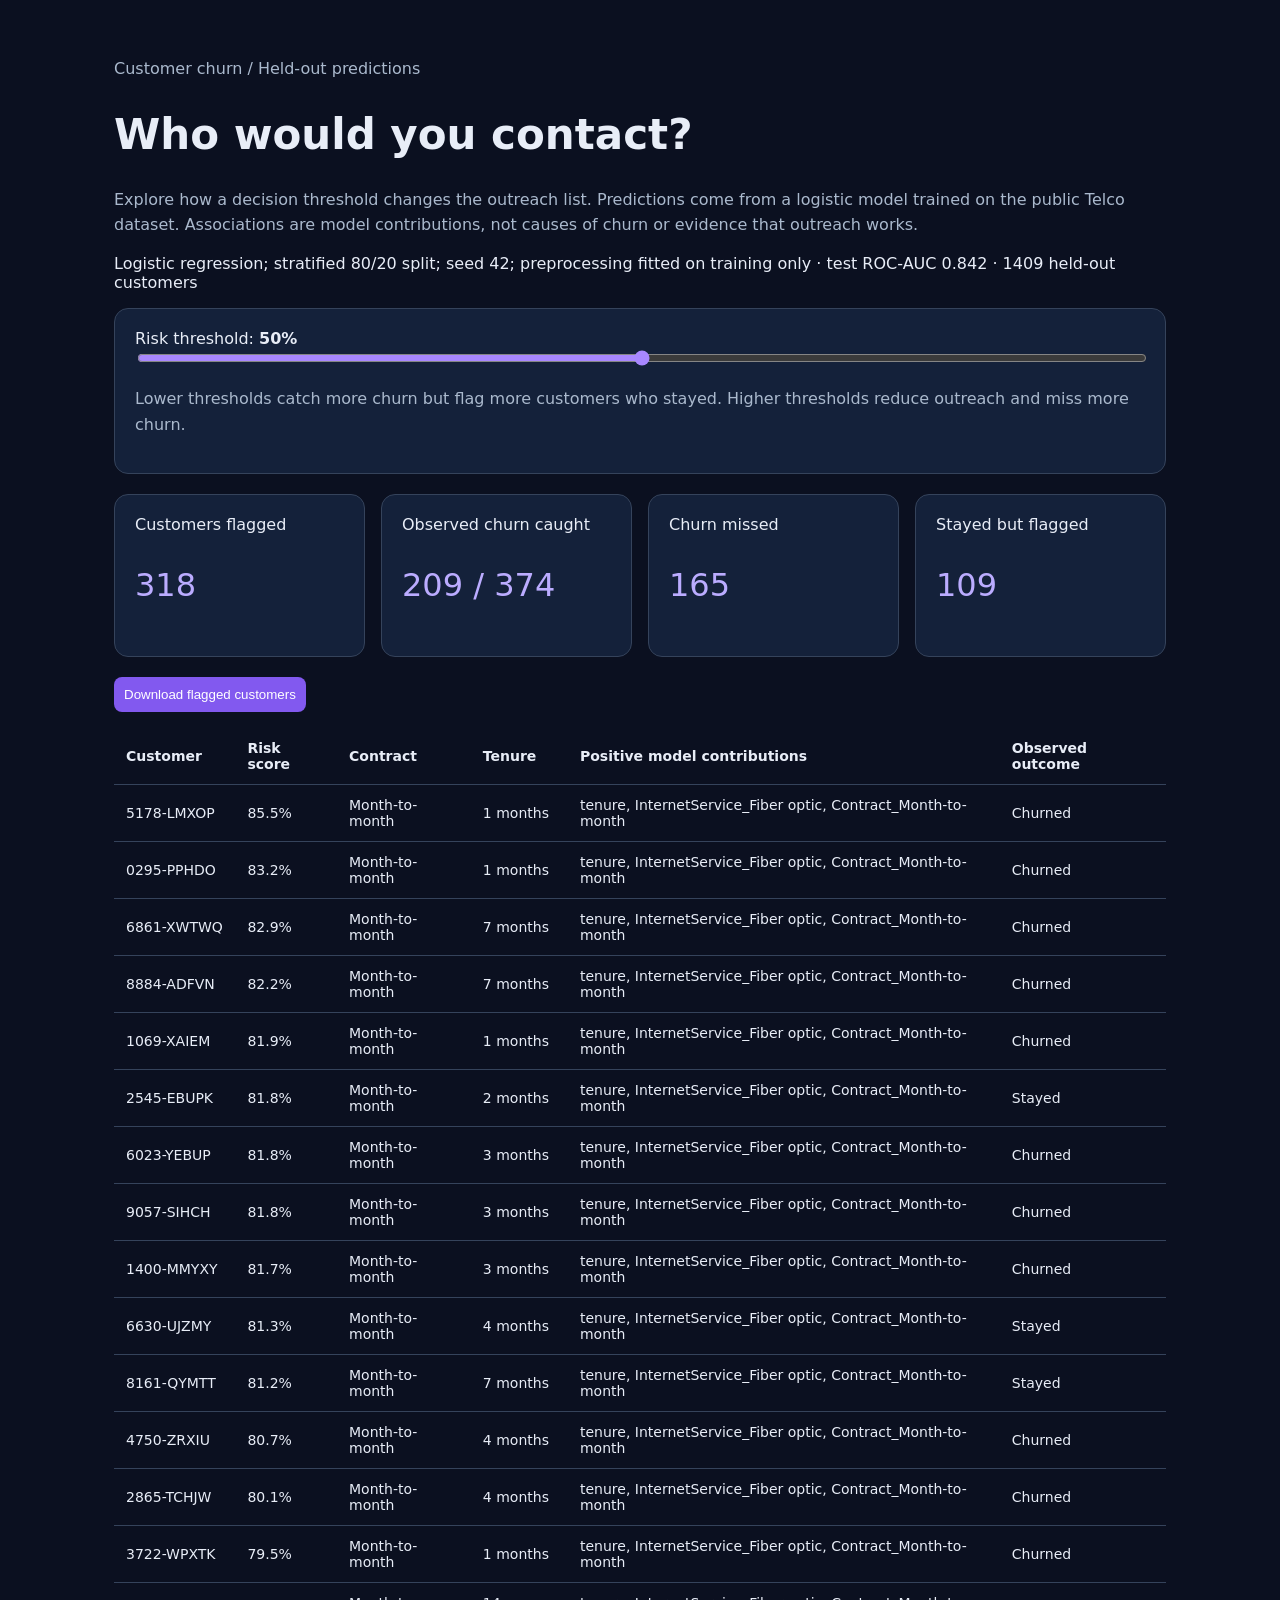
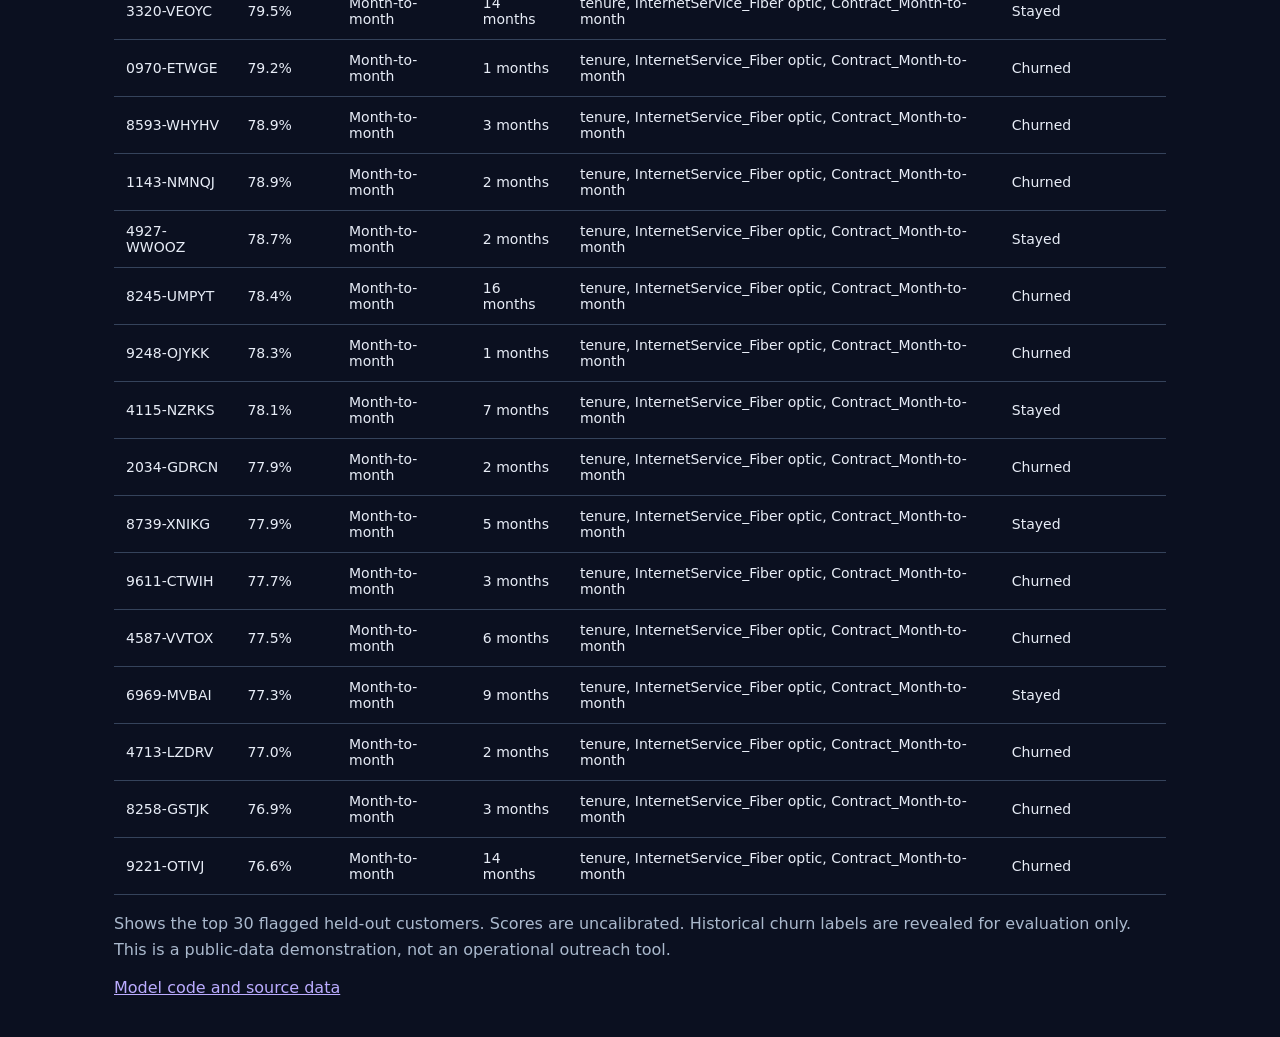
<file: labs/churn/index.html>
<!doctype html><html lang="en"><meta charset="utf-8"><meta name="viewport" content="width=device-width,initial-scale=1"><title>Churn · Decision explorer</title><style>*{box-sizing:border-box}body{margin:0;background:#0b1020;color:#e8edf7;font:16px system-ui}main{max-width:1100px;margin:auto;padding:40px 24px}h1{font-size:42px}.muted{color:#aab9cd;line-height:1.6}.grid{display:grid;grid-template-columns:repeat(auto-fit,minmax(190px,1fr));gap:16px}.card{background:#14213a;padding:20px;border:1px solid #35435b;border-radius:14px}.value{font-size:32px;color:#bbacff}table{width:100%;border-collapse:collapse;font-size:14px}td,th{text-align:left;padding:12px;border-bottom:1px solid #35435b}button,select{padding:10px;background:#8259ef;color:white;border:0;border-radius:8px}input{width:100%;accent-color:#a887ff}a{color:#bbacff}</style><main><p class="muted">Customer churn / Held-out predictions</p><h1>Who would you contact?</h1><p class="muted">Explore how a decision threshold changes the outreach list. Predictions come from a logistic model trained on the public Telco dataset. Associations are model contributions, not causes of churn or evidence that outreach works.</p><p id="method"></p><section class="card"><label for="threshold">Risk threshold: <strong id="level">50%</strong></label><input id="threshold" type="range" min="5" max="95" value="50" step="5" oninput="render()"><p class="muted">Lower thresholds catch more churn but flag more customers who stayed. Higher thresholds reduce outreach and miss more churn.</p></section><div class="grid" style="margin:20px 0"><div class="card">Customers flagged<p class="value" id="flagged"></p></div><div class="card">Observed churn caught<p class="value" id="caught"></p></div><div class="card">Churn missed<p class="value" id="missed"></p></div><div class="card">Stayed but flagged<p class="value" id="false"></p></div></div><p><button onclick="exportRows()">Download flagged customers</button></p><div style="overflow:auto"><table><thead><tr><th>Customer</th><th>Risk score</th><th>Contract</th><th>Tenure</th><th>Positive model contributions</th><th>Observed outcome</th></tr></thead><tbody id="rows"></tbody></table></div><p class="muted">Shows the top 30 flagged held-out customers. Scores are uncalibrated. Historical churn labels are revealed for evaluation only. This is a public-data demonstration, not an operational outreach tool.</p><a href="https://github.com/HildaPosada/customer-churn-analysis">Model code and source data</a></main><script>
let data,flagged=[];function render(){const t=+document.getElementById('threshold').value/100;document.getElementById('level').textContent=Math.round(t*100)+'%';flagged=data.rows.filter(r=>r.score>=t).sort((a,b)=>b.score-a.score);const tp=flagged.filter(r=>r.churn).length,fn=data.rows.filter(r=>r.churn&&r.score<t).length;document.getElementById('flagged').textContent=flagged.length;document.getElementById('caught').textContent=tp+' / '+(tp+fn);document.getElementById('missed').textContent=fn;document.getElementById('false').textContent=flagged.length-tp;const body=document.getElementById('rows');body.replaceChildren();for(const r of flagged.slice(0,30)){const tr=document.createElement('tr');for(const v of [r.id,(r.score*100).toFixed(1)+'%',r.contract,r.tenure+' months',r.drivers.join(', '),r.churn?'Churned':'Stayed']){const td=document.createElement('td');td.textContent=v;tr.append(td)}body.append(tr)}}function exportRows(){const u=URL.createObjectURL(new Blob([JSON.stringify(flagged,null,2)],{type:'application/json'})),a=document.createElement('a');a.href=u;a.download='flagged-held-out-customers.json';a.click();URL.revokeObjectURL(u)}fetch('risk.json').then(r=>r.json()).then(d=>{data=d;document.getElementById('method').textContent=d.method+' · test ROC-AUC '+d.roc_auc.toFixed(3)+' · '+d.test_rows+' held-out customers';render()}).catch(()=>document.getElementById('method').textContent='Prediction data could not be loaded.');</script></html>
</file>
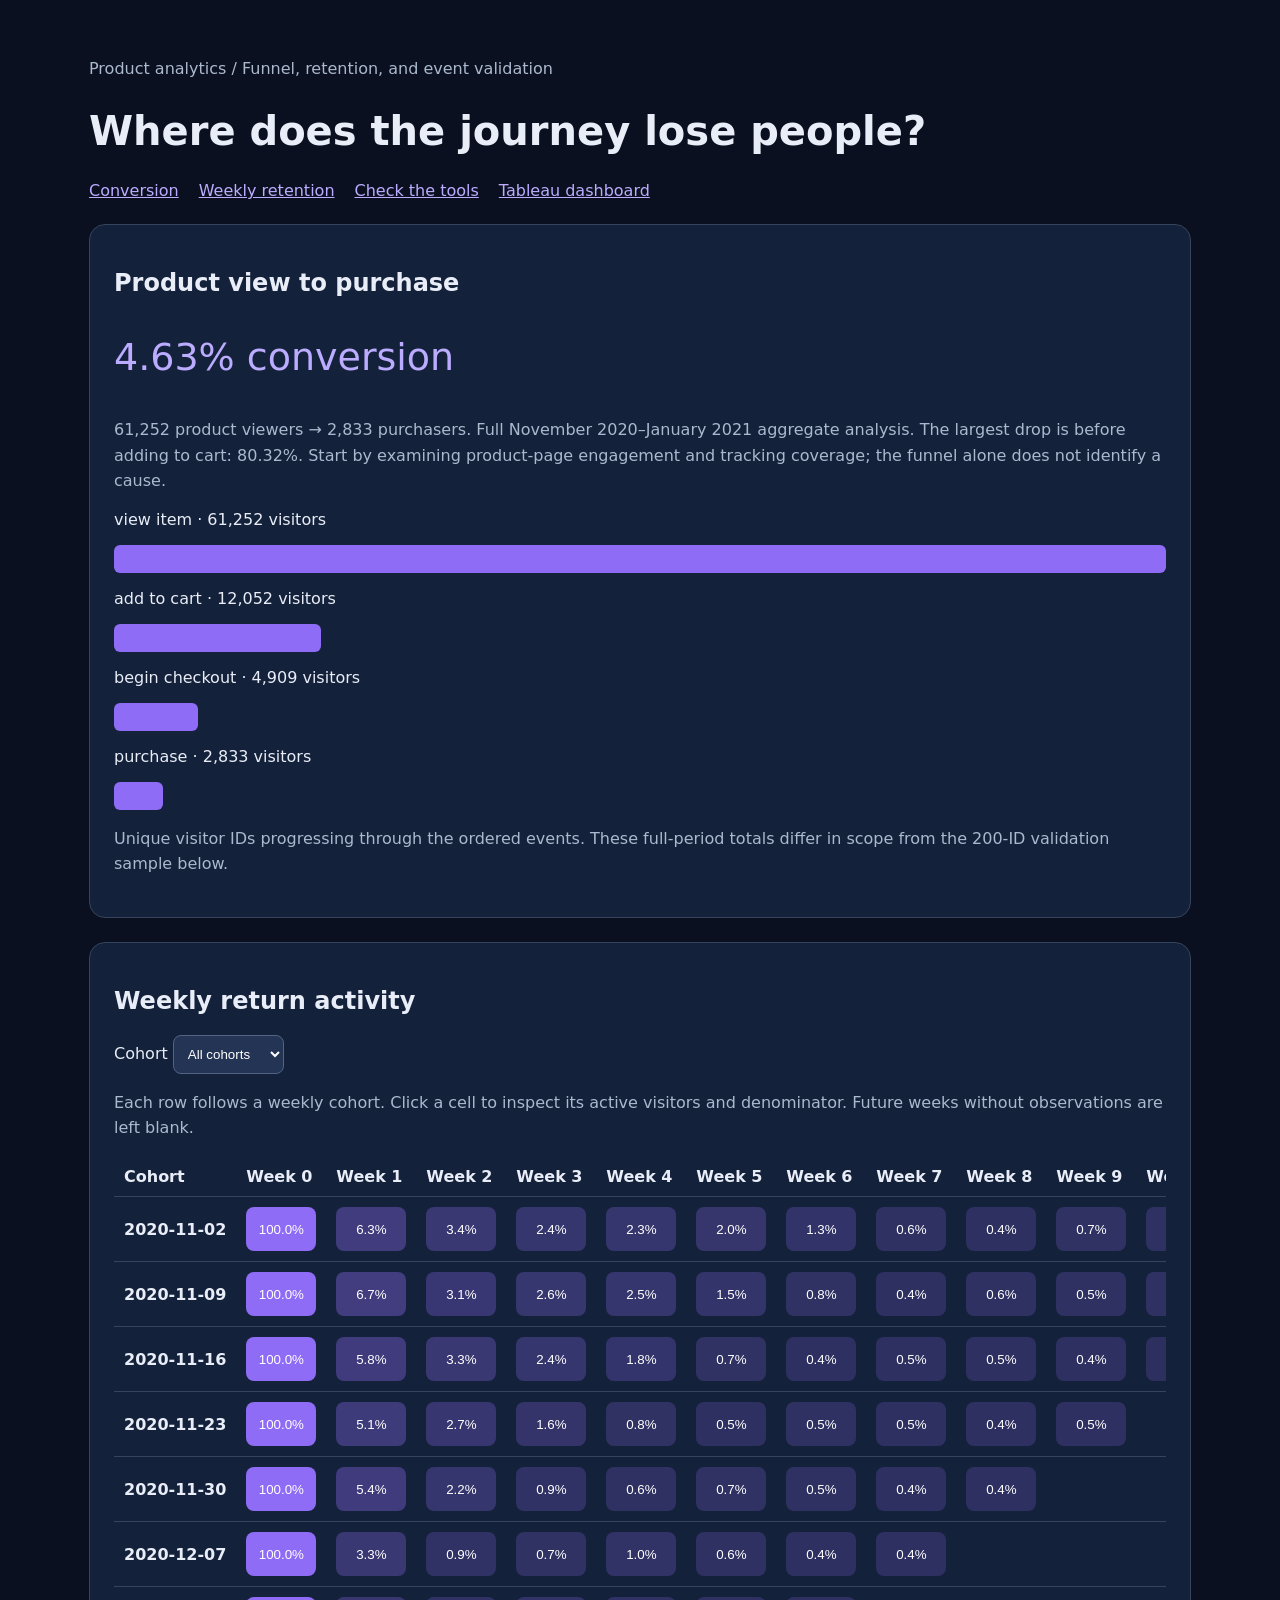
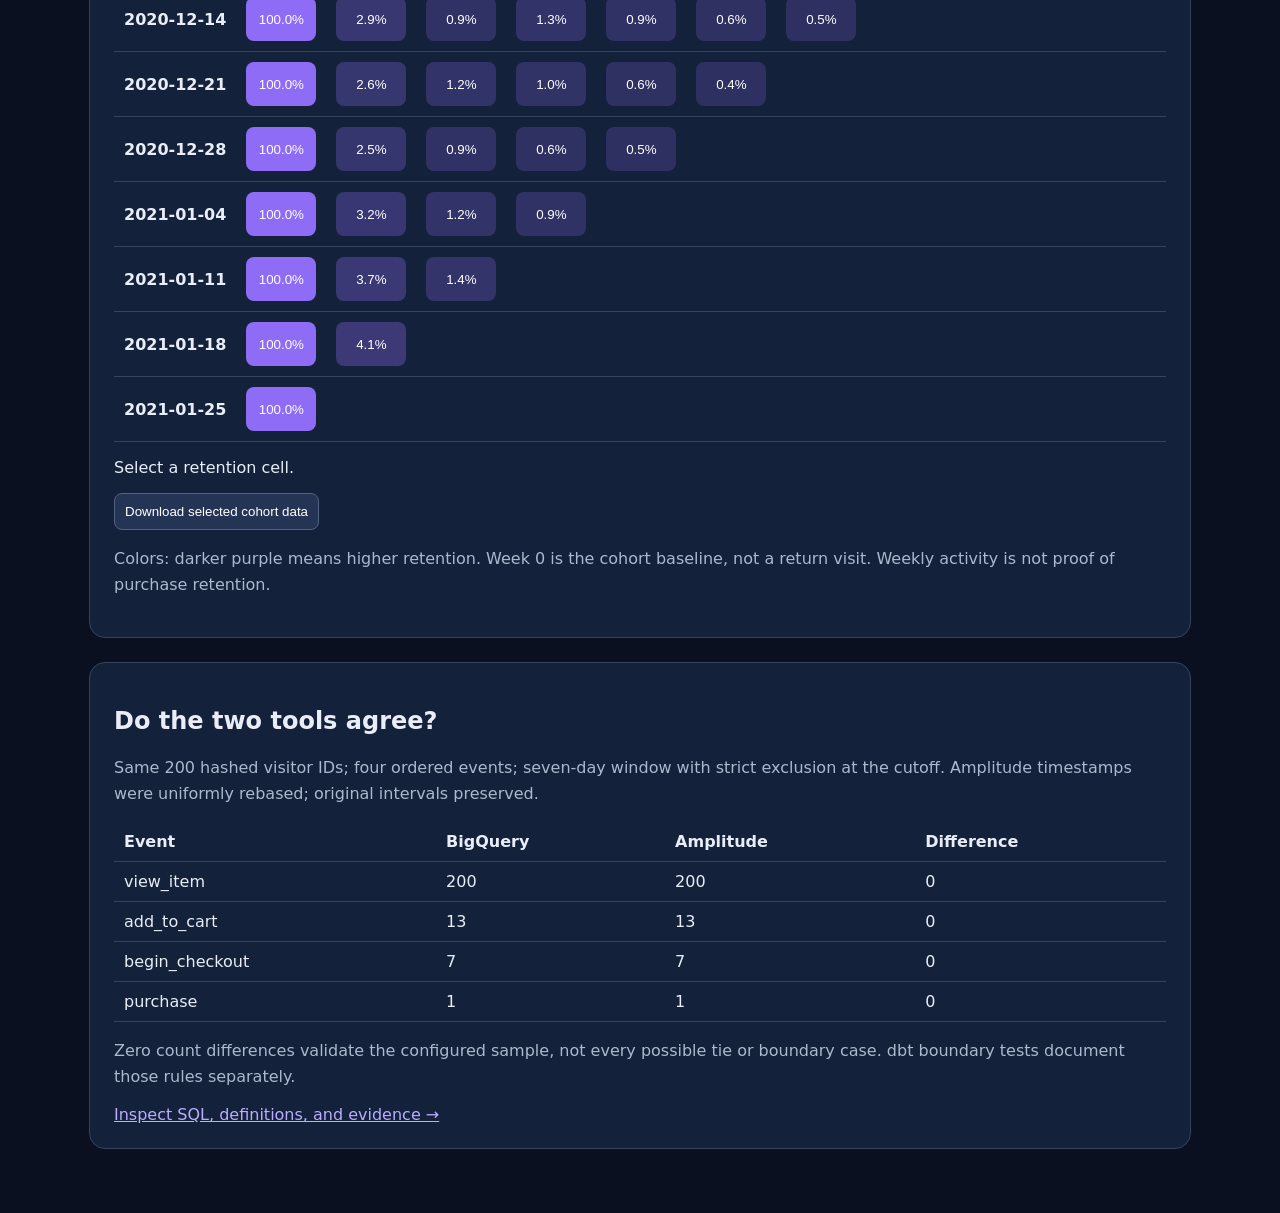
<file: labs/product-analytics/index.html>
<!doctype html><html lang="en"><meta charset="utf-8"><meta name="viewport" content="width=device-width,initial-scale=1"><title>Product Analytics · Funnel and retention</title><style>*{box-sizing:border-box}body{background:#0b1020;color:#e8edf7;font:16px system-ui;margin:0}main{max-width:1150px;margin:auto;padding:40px 24px}h1{font-size:40px}.muted{color:#aab9cd;line-height:1.6}.card{background:#14213a;border:1px solid #35435b;border-radius:16px;padding:24px;margin:24px 0}.bar{background:#8f6cf5;border-radius:6px;height:28px;min-width:4px}table{border-collapse:collapse;width:100%}th,td{padding:10px;text-align:left;border-bottom:1px solid #35435b}button,select{background:#243454;color:white;border:1px solid #526482;padding:10px;border-radius:8px;cursor:pointer}a{color:#bbacff}.kpi{font-size:38px;color:#bbacff}#heatmap td button{width:70px;border:0;min-height:44px}#heatmap th{white-space:nowrap}nav{display:flex;gap:20px;flex-wrap:wrap}</style><main><p class="muted">Product analytics / Funnel, retention, and event validation</p><h1>Where does the journey lose people?</h1><nav><a href="#funnel">Conversion</a><a href="#retention">Weekly retention</a><a href="#validation">Check the tools</a><a href="https://public.tableau.com/app/profile/hilda.posada/viz/EcommerceProductAnalyticsFunnelRetention/ConversionRetention">Tableau dashboard</a></nav><section class="card" id="funnel"><h2>Product view to purchase</h2><p class="kpi">4.63% conversion</p><p class="muted">61,252 product viewers → 2,833 purchasers. Full November 2020–January 2021 aggregate analysis. The largest drop is before adding to cart: 80.32%. Start by examining product-page engagement and tracking coverage; the funnel alone does not identify a cause.</p><div id="bars"></div><p class="muted">Unique visitor IDs progressing through the ordered events. These full-period totals differ in scope from the 200-ID validation sample below.</p></section><section class="card" id="retention"><h2>Weekly return activity</h2><label for="cohort">Cohort</label> <select id="cohort" onchange="renderRetention()"><option value="all">All cohorts</option></select><p class="muted">Each row follows a weekly cohort. Click a cell to inspect its active visitors and denominator. Future weeks without observations are left blank.</p><div style="overflow:auto"><table id="heatmap"></table></div><p id="cell" role="status">Select a retention cell.</p><p><button onclick="exportRetention()">Download selected cohort data</button></p><p class="muted">Colors: darker purple means higher retention. Week 0 is the cohort baseline, not a return visit. Weekly activity is not proof of purchase retention.</p></section><section class="card" id="validation"><h2>Do the two tools agree?</h2><p id="scope" class="muted"></p><table><thead><tr><th>Event</th><th>BigQuery</th><th>Amplitude</th><th>Difference</th></tr></thead><tbody id="matches"></tbody></table><p class="muted">Zero count differences validate the configured sample, not every possible tie or boundary case. dbt boundary tests document those rules separately.</p><a href="https://github.com/HildaPosada/cross-tool-funnel-check/blob/main/docs/validation_results.md">Inspect SQL, definitions, and evidence →</a></section></main><script>
let data,selected=[];function renderRetention(){const cohort=document.getElementById('cohort').value;selected=data.retention.filter(r=>cohort==='all'||r.cohort_week===cohort);const cohorts=[...new Set(selected.map(r=>r.cohort_week))].sort(),weeks=[...new Set(data.retention.map(r=>+r.week_number))].sort((a,b)=>a-b),table=document.getElementById('heatmap');table.replaceChildren();const head=document.createElement('tr');for(const label of ['Cohort',...weeks.map(w=>'Week '+w)]){const th=document.createElement('th');th.textContent=label;head.append(th)}table.append(head);for(const c of cohorts){const tr=document.createElement('tr'),th=document.createElement('th');th.textContent=c;tr.append(th);for(const w of weeks){const td=document.createElement('td'),r=selected.find(r=>r.cohort_week===c&&+r.week_number===w);if(r){const button=document.createElement('button');button.textContent=(+r.retention_rate*100).toFixed(1)+'%';button.style.background='rgba(143,108,245,'+(.15+.85*Math.sqrt(+r.retention_rate))+')';button.setAttribute('aria-label',c+' week '+w+' retention '+button.textContent);button.onclick=()=>document.getElementById('cell').textContent=c+' · week '+w+': '+Number(r.active_users).toLocaleString()+' active / '+Number(r.cohort_users).toLocaleString()+' cohort visitors ('+button.textContent+'). Activity week '+r.activity_week+'.';td.append(button)}tr.append(td)}table.append(tr)}}function exportRetention(){const keys=['cohort_week','activity_week','week_number','cohort_users','active_users','retention_rate'];const csv=keys.join(',')+'\n'+selected.map(r=>keys.map(k=>r[k]).join(',')).join('\n');const u=URL.createObjectURL(new Blob([csv],{type:'text/csv'})),a=document.createElement('a');a.href=u;a.download='weekly-retention-selection.csv';a.click();URL.revokeObjectURL(u)}fetch('analysis.json').then(r=>r.json()).then(d=>{data=d;for(const r of d.funnel){const line=document.createElement('section');line.style.margin='15px 0';const label=document.createElement('p');label.textContent=r.event_name.replaceAll('_',' ')+' · '+Number(r.users).toLocaleString()+' visitors';const bar=document.createElement('div');bar.className='bar';bar.style.width=(+r.users/+d.funnel[0].users*100)+'%';line.append(label,bar);document.getElementById('bars').append(line)}for(const c of [...new Set(d.retention.map(r=>r.cohort_week))].sort()){const o=document.createElement('option');o.value=c;o.textContent=c;document.getElementById('cohort').append(o)}document.getElementById('scope').textContent=d.validation.scope;for(let i=0;i<4;i++){const tr=document.createElement('tr');for(const value of [d.funnel[i].event_name,d.validation.warehouse[i],d.validation.amplitude[i],d.validation.warehouse[i]-d.validation.amplitude[i]]){const td=document.createElement('td');td.textContent=value;tr.append(td)}document.getElementById('matches').append(tr)}renderRetention()}).catch(()=>document.getElementById('cell').textContent='Analysis data could not be loaded.');</script></html>
</file>
